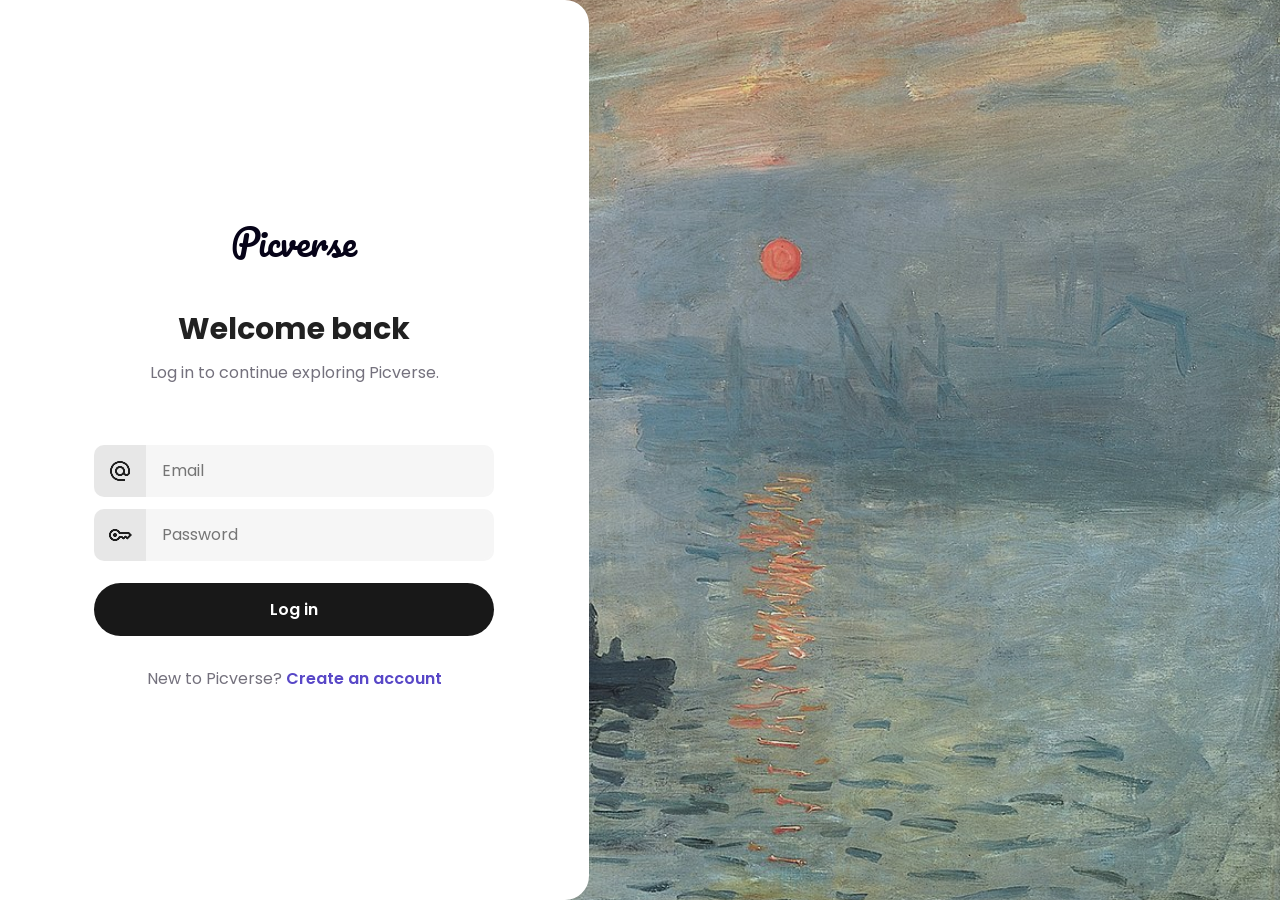
<file: index.html>
<!DOCTYPE html>
<html lang="en">
<head>
    <meta charset="UTF-8">
    <meta
        name="viewport"
        content="width=device-width, initial-scale=1.0">
    <title>Picverse</title>
    <script>
    const session = localStorage.getItem("picverseSession");
    if (session) {
        window.location.replace("html/home.html");
    } else {
        window.location.replace("html/login.html");
    }
</script>
</head>
<body>
    <noscript>
        JavaScript is required to use Picverse.
    </noscript>
</body>
</html>
</file>
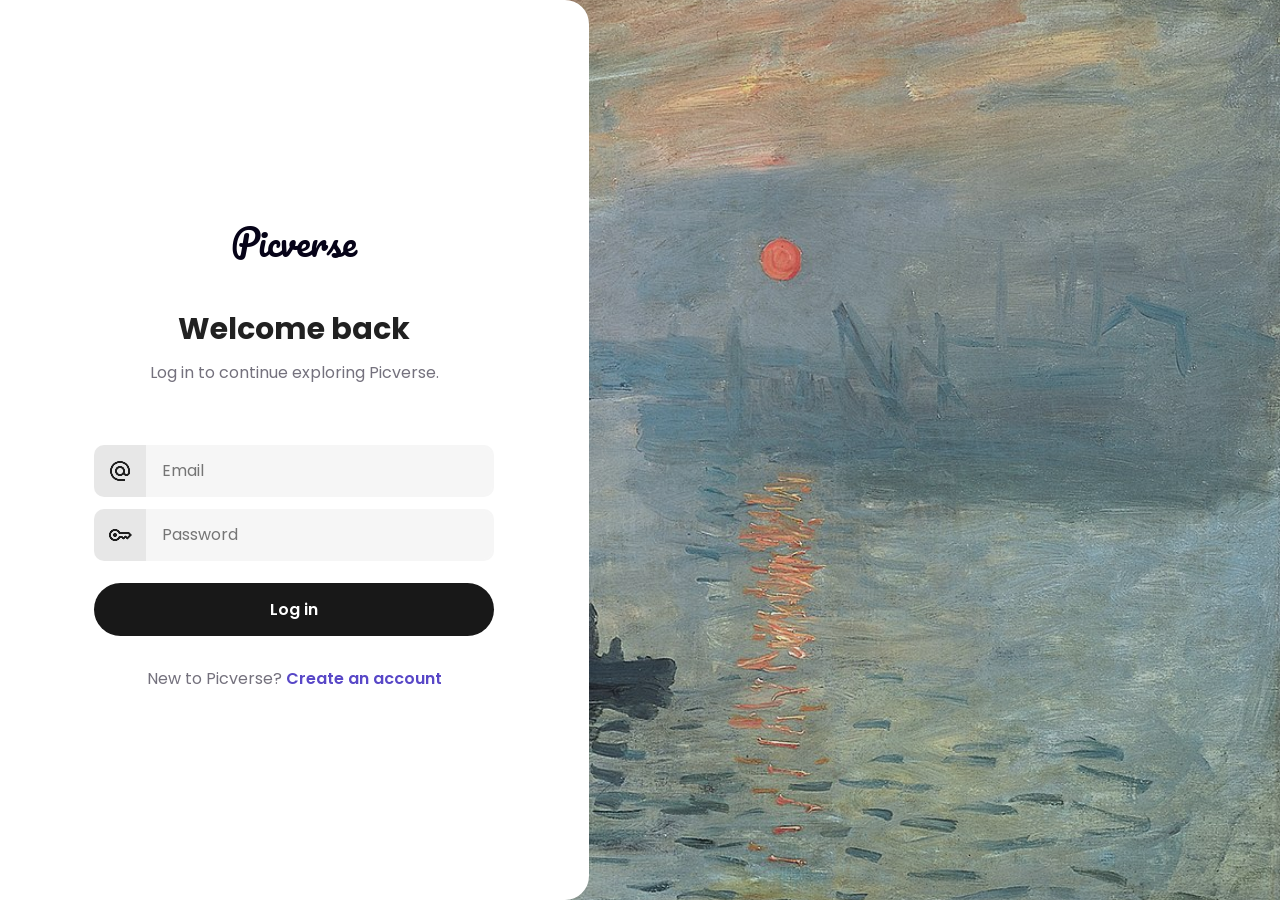
<file: html/about.html>
<!DOCTYPE html>
<html lang="en">
<head>
  <meta charset="UTF-8">
  <meta
    name="viewport"
    content="width=device-width, initial-scale=1.0">
  <title>About | Picverse</title>
  <script src="../js/auth-guard.js"></script>
  <link rel="stylesheet" href="../css/navbar.css">
  <link rel="stylesheet" href="../css/about.css">
</head>

<body>
  <header>
    <nav class="navbar">
    <div class="nav-link">
      <div class="logo">
        <a href="home.html">Picverse</a>
      </div>

      <div class="right-side">
        <ul class="nav-menu sidebar">
          <li onclick="hideSideBar()">
            <a href="#">
              <img src="../assets/images/29.png"
                height="26"
                width="26"
                alt="Close menu">
            </a>
          </li>

          <li><a href="home.html">Home</a></li>
          <li><a href="create.html">Create</a></li>
          <li><a href="community.html">Communities</a></li>
          <li><a class="active" href="about.html">About</a></li>
          <li><a href="gallery.html">Gallery</a></li>
          <li><button
                class="sidebar-logout"
                type="button"
                nclick="logout()">Log out
              </button>
          </li>
        </ul>

        <ul class="nav-menu">
          <li class="hideOnMobile"><a href="home.html">Home</a></li>
          <li class="hideOnMobile"><a href="create.html">Create</a></li>
          <li class="hideOnMobile"><a href="community.html">Communities</a></li>
          <li class="hideOnMobile"><a class="active" href="about.html">About</a></li>
          <li onclick="showSideBar()"><a href="#"><img src="../assets/images/28.png" height="26" width="26" alt="Hamburger-icon"></a></li>
        </ul>

        <div class="auth-buttons">
          <button
            class="logout-button"
            type="button"
            onclick="logout()">Log out
          </button>
        </div>
      </div>
    </div>
    </nav>
  </header>

  <main class="about-container">
    <section class="about-hero">
      <div class="about-hero-content">
        <span class="eyebrow">About Picverse</span>
        <h1>A creative home for artists and art lovers.</h1>
        <p>
          Picverse brings people together to discover artwork,
          exchange ideas, and grow through a shared appreciation
          for visual creativity.
        </p>

        <a class="explore-button" href="gallery.html">
          Explore the gallery
        </a>
      </div>

      <div class="about-hero-image">
        <img
          src="../assets/images/25.jpg"
          alt="Creative artwork displayed on Picverse">
      </div>
    </section>

    <section class="purpose-section">
      <div class="purpose-heading">
        <span class="section-number">01</span>
        <div>
          <span class="section-label">Our purpose</span>
          <h2>Creativity grows when it is shared.</h2>
        </div>
      </div>

      <p>
        Picverse was designed as an accessible digital environment
        where artists can present their work and connect with people
        who appreciate it. The platform combines artwork discovery,
        community conversations, and creative participation in one
        simple experience.
      </p>
    </section>

    <section class="vision-mission">
      <article class="value-card">
        <span class="card-number">01</span>
        <h2>Our Vision</h2>
        <p>
          To create a welcoming digital home where artists and art
          lovers can discover new perspectives, exchange ideas, and
          develop their creative journeys.
        </p>
      </article>

      <article class="value-card mission-card">
        <span class="card-number">02</span>
        <h2>Our Mission</h2>
        <p>
          To provide a positive and intuitive platform where people
          can share artwork, find inspiration, join conversations,
          and build meaningful creative connections.
        </p>
      </article>
    </section>

    <section class="how-it-works">
      <div class="works-heading">
        <span class="eyebrow">How Picverse works</span>
        <h2>Explore, create, and connect.</h2>
      </div>
      <div class="feature-grid">
        <article class="feature-card">
          <span class="feature-number">01</span>
          <h3>Discover artwork</h3>
          <p>
            Browse visual work from different creators and find
            inspiration through the Picverse gallery.
          </p>
          <a href="gallery.html">Visit Gallery →</a>
        </article>
        <article class="feature-card">
          <span class="feature-number">02</span>
          <h3>Share your creation</h3>
          <p>
            Use the creation interface to prepare and present your
            own artwork to the community.
          </p>
          <a href="create.html">Start Creating →</a>
        </article>

        <article class="feature-card">
          <span class="feature-number">03</span>
          <h3>Join the community</h3>
          <p>
            Participate in discussions, discover challenges, and
            connect with other creative people.
          </p>
          <a href="community.html">Meet the Community →</a>
        </article>
      </div>
    </section>
  </main>

  <footer class="site-footer">
    <p>© 2026 Picverse. Created by Amalia Azzahra.</p>
  </footer>
  <script src="../js/navigation.js"></script>
</body>
</html>
</file>
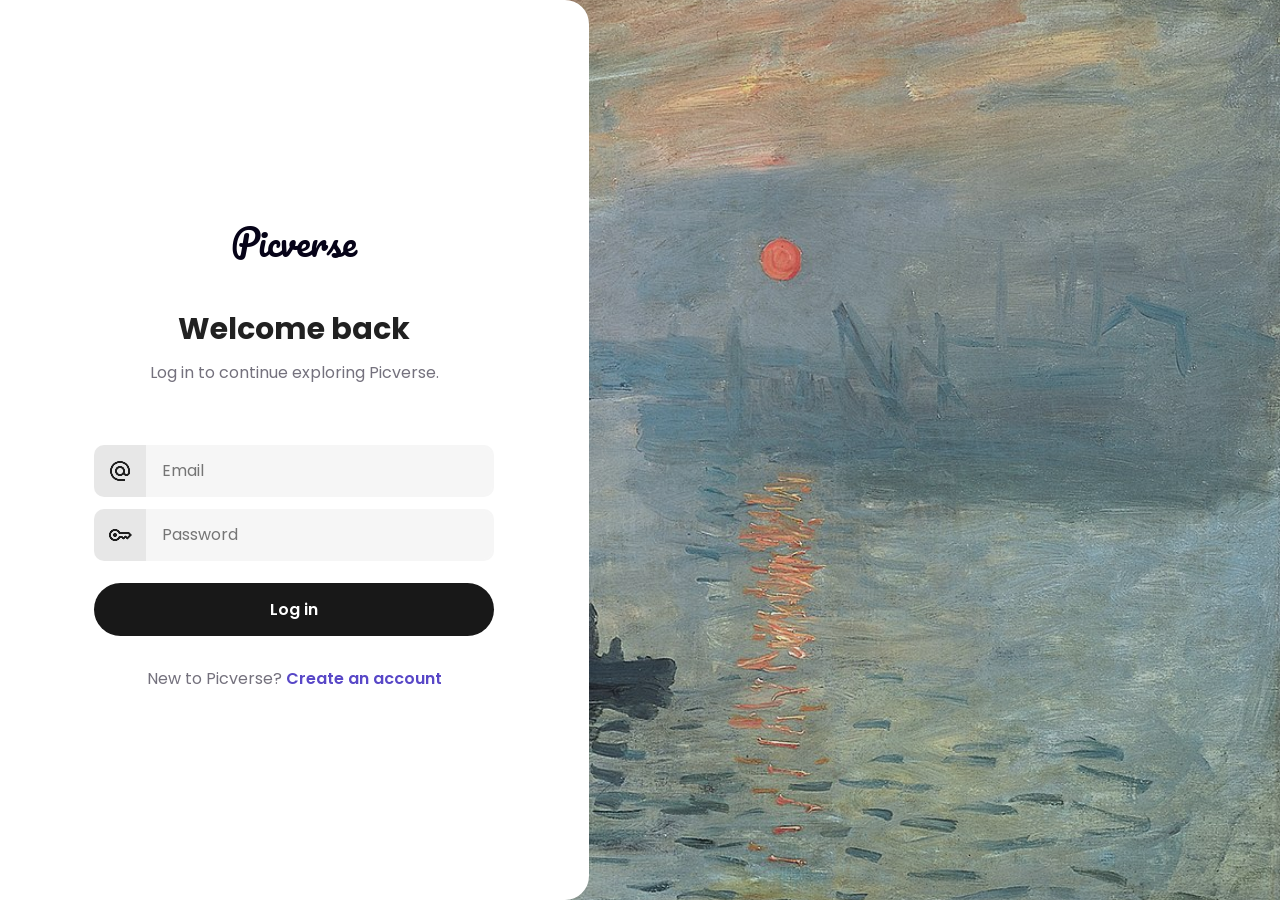
<file: html/community.html>
<!DOCTYPE html>
<html lang="en">
<head>
    <meta charset="UTF-8">
    <meta name="viewport"
      content="width=device-width, initial-scale=1.0"
    >
    <title>Community | Picverse</title>
    <script src="../js/auth-guard.js"></script>
    <link rel="stylesheet" href="../css/navbar.css">
    <link rel="stylesheet" href="../css/community.css">
</head>

<body>
  <header>
    <nav class="navbar">
      <div class="nav-link">
        <div class="logo">
          <a href="home.html">Picverse</a>
        </div>
        <div class="right-side">
          <ul class="nav-menu sidebar">
            <li onclick="hideSideBar()">
              <a href="#">
                <img
                  src="../assets/images/29.png"
                  height="26"
                  width="26"
                  alt="Close menu">
              </a>
            </li>
            <li><a href="home.html">Home</a></li>
            <li><a href="create.html">Create</a></li>
            <li>
              <a class="active" href="community.html">
                Communities
              </a>
            </li>
            <li><a href="about.html">About</a></li>
            <li><a href="gallery.html">Gallery</a></li>
            <li>
              <button
                class="sidebar-logout"
                type="button"
                onclick="logout()">Log out</button>
            </li>
          </ul>
          <ul class="nav-menu">
            <li class="hideOnMobile"><a href="home.html">Home</a></li>
            <li class="hideOnMobile"><a href="create.html">Create</a></li>
            <li class="hideOnMobile">
              <a class="active" href="community.html">Communities</a>
            </li>
            <li class="hideOnMobile">
              <a href="about.html">About</a>
            </li>
            <li onclick="showSideBar()">
              <a href="#"><img src="../assets/images/28.png" height="26" width="26" alt="Hamburger-icon"></a>
            </li>
          </ul>
          <div class="auth-buttons">
            <button
              class="logout-button"
              type="button"
              onclick="logout()">Log out
            </button>
          </div>
        </div>
      </div>
    </nav>
  </header>

  <main class="community-container">
    <section class="community-hero">
      <div class="hero-content">
        <span class="eyebrow">Picverse Community</span>
        <h1>Connect through creativity.</h1>
        <p>
          Discover conversations, creative challenges, and people
          who share your interest in photography and digital art.
        </p>
        <a class="hero-button" href="create.html">
          Share your creation
        </a>
      </div>
    </section>

    <section class="community-stats">
      <article class="stat-card">
        <strong>2.4K</strong>
        <span>Community members</span>
      </article>
      <article class="stat-card">
        <strong>186</strong>
        <span>Active discussions</span>
      </article>
      <article class="stat-card">
        <strong>42</strong>
        <span>Creative challenges</span>
      </article>
    </section>

    <div class="community-grid">
      <section class="discussion-panel">
        <div class="section-heading">
          <div>
            <span class="section-label">Popular today</span>
            <h2>Active Forum Discussions</h2>
          </div>
          <a href="#">View all</a>
        </div>

        <div class="discussion-list">
          <article class="forum-post">
            <span class="post-category">Photography</span>
            <h3>How can I improve my night photography?</h3>
            <p>
              Share your experience with low-light settings,
              composition, and long exposure.
            </p>

            <div class="post-meta">
              <span>by @nightwalker</span>
              <span>12 replies</span>
              <time datetime="2025-06-03">
                June 3, 2025
              </time>
            </div>
          </article>

          <article class="forum-post">
            <span class="post-category">Photography gear</span>
            <h3>Best cameras under $1,000 in 2025</h3>
            <p>
              Compare practical camera options for beginners,
              students, and independent creators.
            </p>

            <div class="post-meta">
              <span>by @gearhead</span>
              <span>18 replies</span>
                <time datetime="2025-06-02">
                  June 2, 2025
                </time>
            </div>
          </article>

          <article class="forum-post featured-post">
            <span class="post-category">Community challenge</span>
            <h3>Picverse Contest: Submit your wildlife shots</h3>
            <p>
              Submit your favorite wildlife photographs and
              exchange feedback with the community.
            </p>

            <div class="post-meta">
              <span>by @admin</span>
              <span>34 replies</span>
              <time datetime="2025-06-01">
                June 1, 2025
              </time>
            </div>
          </article>

          <article class="forum-post">
            <span class="post-category">Editing</span>
            <h3>Tips for editing natural-looking portraits</h3>
            <p>
              Discuss color, lighting, and retouching techniques
              that preserve a natural result.
            </p>

            <div class="post-meta">
              <span>by @editorial</span>
              <span>9 replies</span>
              <time datetime="2025-05-31">
                May 31, 2025
              </time>
            </div>
          </article>
        </div>
      </section>

      <aside class="community-side-content">
        <section class="activity-panel">
          <div class="section-heading">
            <div>
              <span class="section-label">Live updates</span>
              <h2>Recent Activities</h2>
            </div>
          </div>

          <ul class="activity-list">
            <li>
              <span class="activity-symbol">✦</span>
              <p><strong>@lucy</strong> started “Best Drone Cameras 2025.”</p>
            </li>

            <li>
              <span class="activity-symbol">✦</span>
              <p>
                <strong>@mario</strong> followed
                <strong>@travel_shooter</strong>.
              </p>
            </li>

            <li>
              <span class="activity-symbol">✦</span>
              <p>
                <strong>@alina</strong> commented on “Street Photography Tricks.”
              </p>
            </li>

            <li>
              <span class="activity-symbol">✦</span>
              <p>
                <strong>@kevin</strong> created “Monochrome Challenge Week.”
              </p>
            </li>
          </ul>
        </section>

        <section class="users-panel">
          <div class="section-heading">
            <div>
              <span class="section-label">Online now</span>
              <h2>Active Users</h2>
            </div>
          </div>

          <div class="user-list">
            <article class="user-profile">
              <img src="../assets/images/14.jpg" alt="Profile of nightwalker">
              <div class="info">
                <strong>@nightwalker</strong>
                <small>Exploring the dark with light</small>
              </div>

              <span
                class="online-indicator"
                aria-label="Online">
              </span>
            </article>

            <article class="user-profile">
              <img
                src="../assets/images/27.png"
                alt="Profile of lucy"
              >

              <div class="info">
                <strong>@lucy</strong>
                <small>Drone lover and explorer</small>
              </div>

              <span
                class="online-indicator"
                aria-label="Online">
              </span>
            </article>

            <article class="user-profile">
              <img src="../assets/images/33.jpg" alt="Profile of travel shooter">

              <div class="info">
                <strong>@travel_shooter</strong>
                <small>Wandering with lenses</small>
              </div>

              <span
                class="online-indicator"
                aria-label="Online">
              </span>
            </article>

            <article class="user-profile">
              <img src="../assets/images/8.webp" alt="Profile of alina">

              <div class="info">
                <strong>@alina</strong>
                <small>Street stories through frames</small>
              </div>

              <span
                class="online-indicator"
                aria-label="Online">
              </span>
            </article>

            <article class="user-profile">
              <img src="../assets/images/23.jpg" alt="Profile of kevin">
              <div class="info">
                <strong>@kevin</strong>
                <small>Monochrome enthusiast</small>
              </div>

              <span
                class="online-indicator"
                aria-label="Online">
              </span>
            </article>
          </div>
        </section>
      </aside>
    </div>
  </main>

  <footer class="site-footer">
    <p>© 2026 Picverse. Created by Amalia Azzahra.</p>
  </footer>
  <script src="../js/navigation.js"></script>
</body>
</html>
</file>
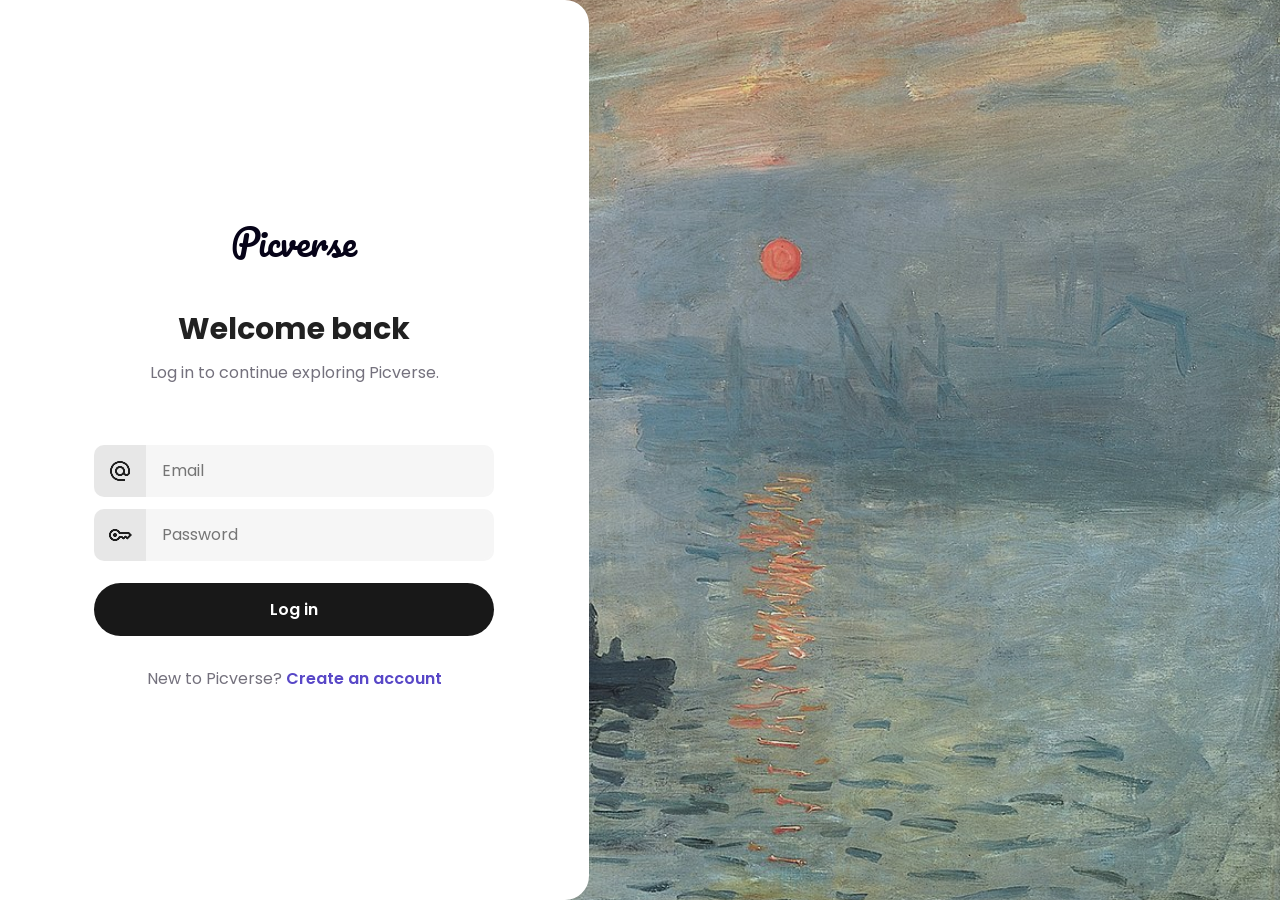
<file: html/create.html>
<!DOCTYPE html>
<html lang="en">
<head>
  <meta charset="UTF-8">
  <meta name="viewport" content="width=device-width, initial-scale=1.0">
  <title>Create</title>
  <link rel="stylesheet" href="../css/navbar.css">
  <link rel="stylesheet" href="../css/create.css">
  <script src="../js/auth-guard.js"></script>
  <script src="../js/create.js"></script>
<script src="../js/navigation.js"></script>
</head>
<body>
  <header>
    <nav class="navbar">
      <div class="nav-link">
        <div class="logo"><a href="home.html">Picverse</a></div>
          <div class="right-side">
            <ul class="nav-menu sidebar">
              <li onclick="hideSideBar()"><a href="#"><img src="../assets/images/29.png" height="26" width="26" alt="Close icon"></a></li>
              <li><a href="home.html">Home</a></li>
              <li><a class="active" href="create.html">Create</a></li>
              <li><a href="community.html">Communities</a></li>
              <li><a href="about.html">About</a></li>
              <li><a href="gallery.html">Gallery</a></li>
              <li><button class="sidebar-logout" type="button"
                  onclick="logout()">Log out</button>
              </li>
              <li class="menu-button" onclick="showSideBar()"></li>
            </ul>
            <ul class="nav-menu">
              <li class="hideOnMobile"><a href="home.html">Home</a></li>
              <li class="hideOnMobile"><a class="active" href="create.html">Create</a></li>
              <li class="hideOnMobile"><a href="community.html">Communities</a></li>
              <li class="hideOnMobile"><a href="about.html">About</a></li>
              <li onclick="showSideBar()"><a href="#"><img src="../assets/images/28.png" height="26" width="26" alt="Hamburger-icon"></a></li>
            </ul>
            <div class="auth-buttons">
              <button
                  class="logout-button desktop-logout"
                  type="button"
                  data-logout>Log out
                </button>
            </div>
          </div>
      </div>
    </nav>
  </header>
  <div class="upload-container">
    <div class="form-wrapper">
      <h1>Create Artwork</h1>

      <form id="upload-form" method="GET">
        <div class="input-group">
          <div class="upload" onclick="document.getElementById('file').click()">
            <img src="../assets/images/26.png" alt="Upload icon">
            <input type="file" class="file-input" id="file" name="filename" hidden accept="image/*">
            <h3>Select a file</h3>
          </div>
          <span class="error" id="file-error"></span>
        </div>

        <div class="input-group">
          <label>Email</label>
          <input type="email" id="email" name="email" placeholder="Enter your email">
          <span class="error" id="email-error"></span>
        </div>

        <div class="input-group">
          <label>Title</label>
          <input type="text" id="title" name="title" placeholder="Add title">
          <span class="error" id="title-error"></span>
        </div>

        <div class="input-group">
          <label>Description</label>
          <input type="text" id="description" name="description" placeholder="Add description">
          <span class="error" id="description-error"></span>
        </div>

        <div class="input-group">
          <label>Tags</label>
          <input type="text" id="tags" name="tags" placeholder="Add tags">
          <span class="error" id="tags-error"></span>
        </div>

        <div class="ai-details">
          <input type="radio" name="ai" id="dot-1">
          <input type="radio" name="ai" id="dot-2">
          <span class="ai-title">Is this art produced by AI?</span>
          <div class="category">
            <label for="dot-1">
              <span class="dot one"></span>
              <span class="opt">Yes (Fully/partly created by AI)</span>
            </label>
            <label for="dot-2">
              <span class="dot two"></span>
              <span class="opt">No</span>
            </label>
          </div>
          <span class="error" id="ai-error"></span>
        </div>

        <div class="button-group">
          <button type="reset" class="btn reset-btn" onclick="resetForm()">Reset</button>
          <button type="button" class="btn submit-btn" onclick="submitRegister()">Publish</button>
        </div>
      </form>
    </div>
  </div>
  <script src="../js/create.js"></script>
</body>
</html>
</file>
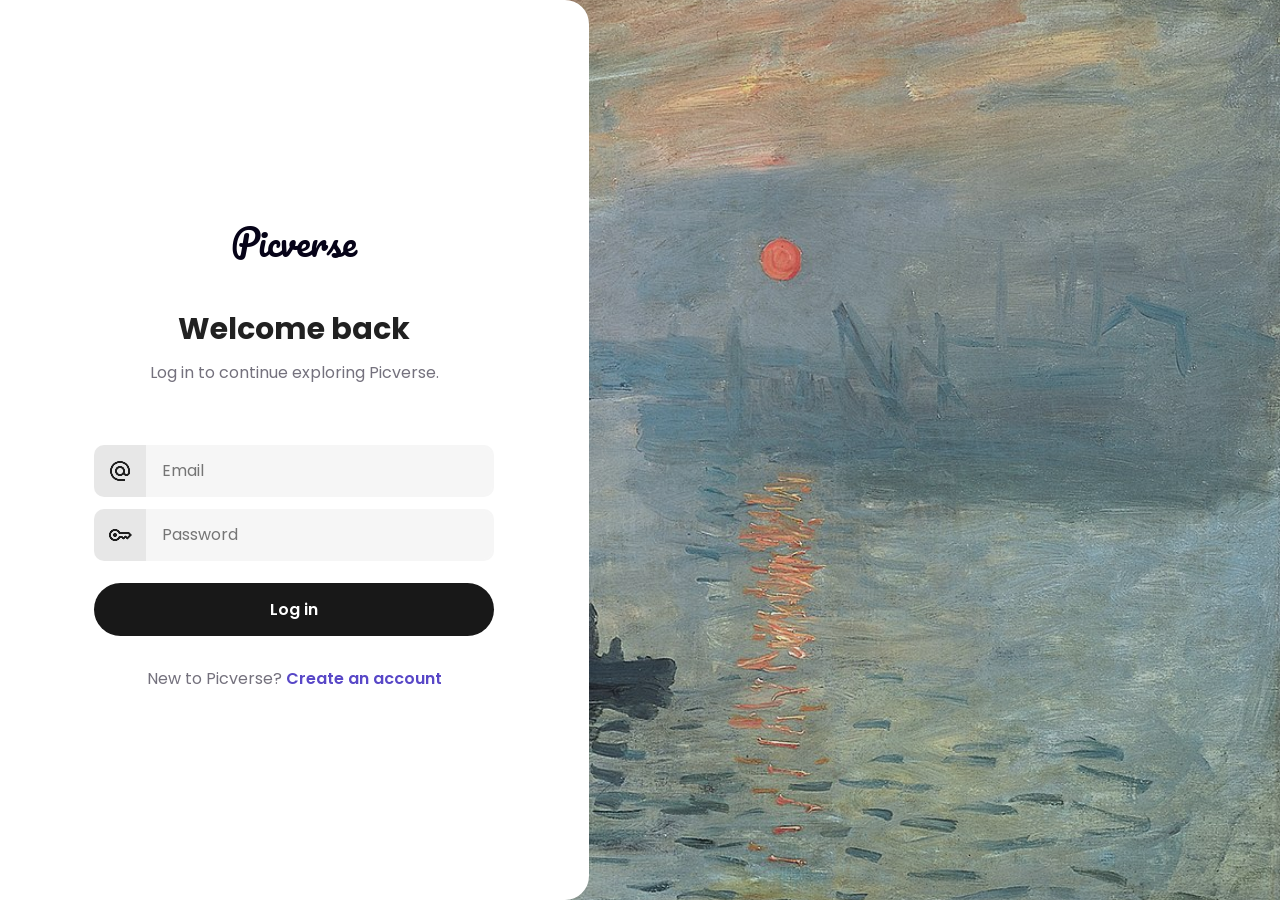
<file: html/gallery.html>
<!DOCTYPE html>
<html lang="en">
<head>
  <meta charset="UTF-8">
  <meta name="viewport" content="width=device-width, initial-scale=1.0">
  <title>Gallery</title>
  <link rel="stylesheet" href="../css/navbar.css">
  <link rel="stylesheet" href="../css/gallery.css">
  <script src="../js/auth-guard.js"></script>
  <script src="../js/gallery.js"></script>
  <script src="../js/navigation.js"></script>
</head>
<body>
  <header>
    <nav class="navbar">
      <div class="nav-link">
        <div class="logo"><a href="home.html">Picverse</a></div>
          <div class="right-side">
            <ul class="nav-menu sidebar">
              <li onclick="hideSideBar()"><a href="#"><img src="../assets/images/29.png" height="26" width="26" alt="Close icon"></a></li>
              <li><a href="home.html">Home</a></li>
              <li><a href="create.html">Create</a></li>
              <li><a href="community.html">Communities</a></li>
              <li><a href="about.html">About</a></li>
              <li><a class="active" href="gallery.html">Gallery</a></li>
              <li><button class="sidebar-logout" type="button"
                  onclick="logout()">Log out</button>
              </li>
              <li class="menu-button" onclick="showSideBar()"></li>
            </ul>
            <ul class="nav-menu">
              <li class="hideOnMobile"><a href="home.html">Home</a></li>
              <li class="hideOnMobile"><a href="create.html">Create</a></li>
              <li class="hideOnMobile"><a href="community.html">Communities</a></li>
              <li class="hideOnMobile"><a href="about.html">About</a></li>
              <li onclick="showSideBar()"><a href="#"><img src="../assets/images/28.png" height="26" width="26" alt="Hamburger-icon"></a></li>
            </ul>
            <div class="auth-buttons">
              <button
                  class="logout-button desktop-logout"
                  type="button"
                  data-logout>Log out
                </button>
            </div>
          </div>
      </div>
    </nav>
  </header>
  <div class="gallery">
    <h1>Gallery</h1>
    <input type="radio" name="Gallery" id="check1" checked>
    <input type="radio" name="Gallery" id="check2">
    <input type="radio" name="Gallery" id="check3">
    <input type="radio" name="Gallery" id="check4">

    <label for="check1">All</label>
    <label for="check2">Disney</label>
    <label for="check3">Sketch</label>
    <label for="check4">Cartoon</label>

    <div class="img-container">
      <div class="image disney">
        <img src="../assets/images/10.webp" alt="High School Musical Season 3">
        <div class="img-text">
          <p>High School Musical #03 | Enisaurus</p>
        </div>
      </div>
      <div class="image disney">
        <img src="../assets/images/11.webp" alt="Disneyland Corgi">
        <div class="img-text">
          <p>Disneyland Corgi | Jerrod Maruyama</p>
        </div>
      </div>
      <div class="image disney">
        <img src="../assets/images/12.webp" alt="Encanto Movie">
        <div class="img-text">
          <p>Encanto | Amy Hood</p>
        </div>
      </div>
      <div class="image disney">
        <img src="../assets/images/13.webp" alt="Elemental">
        <div class="img-text">
          <p>Elemental | Rian Rahardi</p>
        </div>
      </div>
      <div class="image disney">
        <img src="../assets/images/14.jpg" alt="Rapunzel">
        <div class="img-text">
          <p>Rapunzel | David Gilson</p>
        </div>
      </div>

      <div class="image sketch">
        <img src="../assets/images/16.jpg" alt="Tomato">
        <div class="img-text">
          <p>Tomatoes | Sapir Alifia</p>
        </div>
      </div>
      <div class="image sketch">
        <img src="../assets/images/15.webp" alt="Supermarket">
        <div class="img-text">
          <p>Supermarket | Alyona</p>
        </div>
      </div>
      <div class="image sketch">
        <img src="../assets/images/17.jpg" alt="Spiderman">
        <div class="img-text">
          <p>Spiderman | Christina Hernandez</p>
        </div>
      </div>
      <div class="image sketch">
        <img src="../assets/images/18.jpg" alt="Rio Birds">
        <div class="img-text">
          <p>Rio Birds | Millaa</p>
        </div>
      </div>
      <div class="image sketch">
        <img src="../assets/images/19.jpg" alt="Rae">
        <div class="img-text">
          <p>Formula One | Rae</p>
        </div>
      </div>

      <div class="image cartoon">
        <img src="../assets/images/20.jpg" alt="Scooby Doo">
        <div class="img-text">
          <p>Scooby Doo | C.W. Roederer</p>
        </div>
      </div>
      <div class="image cartoon">
        <img src="../assets/images/22.jpg" alt="Girl">
        <div class="img-text">
          <p>Girl | Mossedmars</p>
        </div>
      </div>
      <div class="image cartoon">
        <img src="../assets/images/21.jpg" alt="Turtle">
        <div class="img-text">
          <p>Turtle | Ernestina J.McNulty</p>
        </div>
      </div>
      <div class="image cartoon">
        <img src="../assets/images/23.jpg" alt="Crocodile">
        <div class="img-text">
          <p>Crocodile | Anhanh</p>
        </div>
      </div>
      <div class="image cartoon">
        <img src="../assets/images/24.jpg" alt="Hello Kitty">
        <div class="img-text">
          <p>Hello Kitty | Starsxxlullabies</p>
        </div>
      </div>
    </div>
    <div class="popup">
      <span>&times;</span>
      <img src="../assets/images/10.webp" alt="High School Musical Season 3">
    </div>
  </div>
  <footer class="site-footer">
    <p>© 2026 Picverse. Created by Amalia Azzahra.</p>
  </footer>
  <script src="../js/gallery.js"></script>
</body>
</html>
</file>
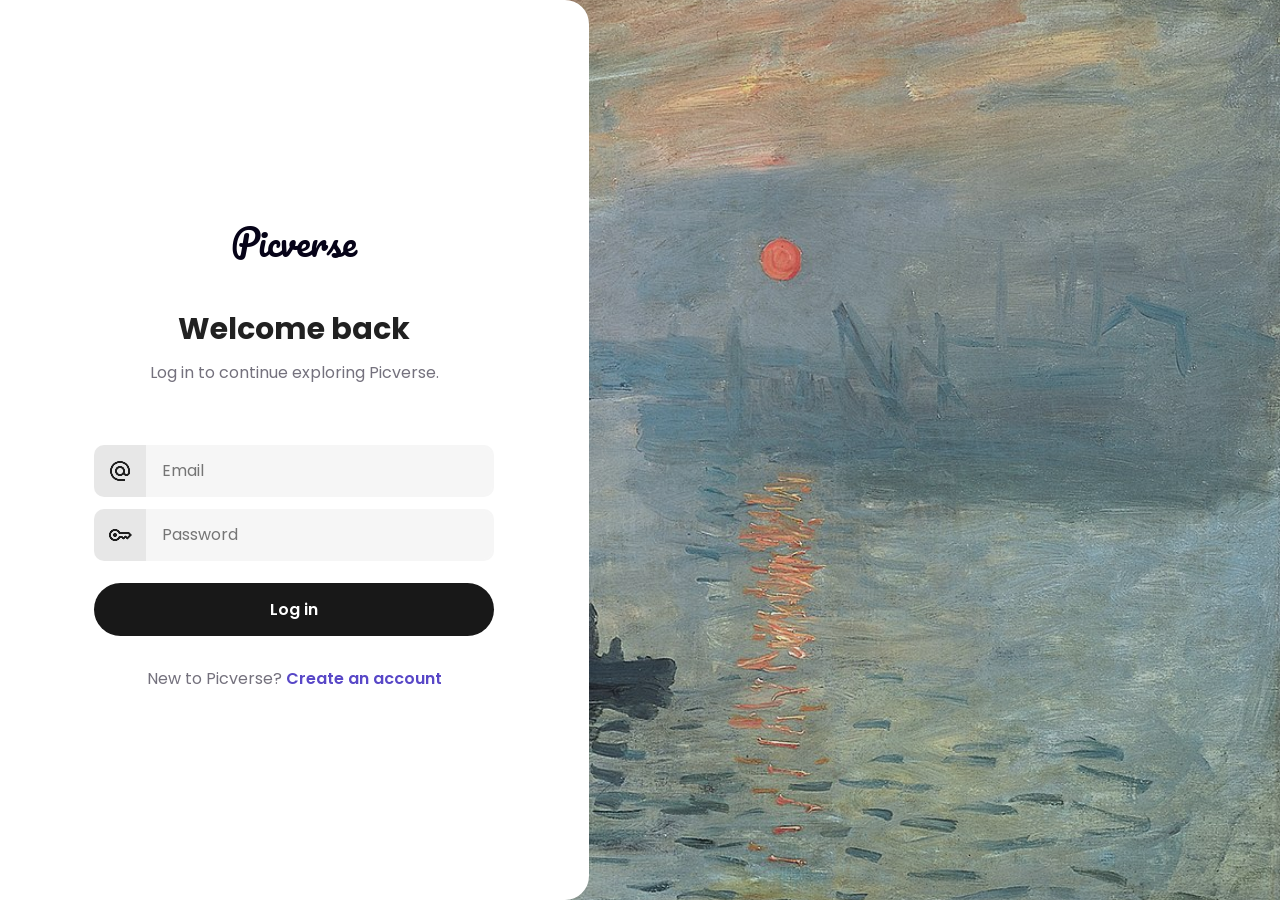
<file: html/home.html>
<!DOCTYPE html>
<html lang="en">
<head>
  <meta charset="UTF-8">
  <meta name="viewport" content="width=device-width, initial-scale=1.0">
  <title>Picverse</title>
  <link rel="stylesheet" href="../css/navbar.css">
  <link rel="stylesheet" href="../css/style.css">
  <script src="../js/auth-guard.js"></script>
  <script src="../js/main.js"></script>
  <script src="../js/navigation.js"></script>
</head>
<body>
  <header>
    <nav class="navbar">
      <div class="nav-link">
        <div class="logo"><a href="home.html">Picverse</a></div>
          <div class="right-side">
            <ul class="nav-menu sidebar">
              <li onclick="hideSideBar()"><a href="#"><img src="../assets/images/29.png" height="26" width="26" alt="Close icon"></a></li>
              <li><a class="active" href="home.html">Home</a></li>
              <li><a href="create.html">Create</a></li>
              <li><a href="community.html">Communities</a></li>
              <li><a href="about.html">About</a></li>
              <li><a href="gallery.html">Gallery</a></li>
              <li><button class="sidebar-logout" type="button"
                  onclick="logout()">Log out</button>
              </li>
              <li class="menu-button" onclick="showSideBar()"></li>
            </ul>
            <ul class="nav-menu">
              <li class="hideOnMobile"><a class="active" href="home.html">Home</a></li>
              <li class="hideOnMobile"><a href="create.html">Create</a></li>
              <li class="hideOnMobile"><a href="community.html">Communities</a></li>
              <li class="hideOnMobile"><a href="about.html">About</a></li>
              <li onclick="showSideBar()"><a href="#"><img src="../assets/images/28.png" height="26" width="26" alt="Hamburger-icon"></a></li>
            </ul>
            <div class="auth-buttons">
              <button
                  class="logout-button desktop-logout"
                  type="button"
                  data-logout>Log out
                </button>
            </div>
          </div>
      </div>
    </nav>
  </header>
  <section class="home">
    <div class="description">
      <h1>CONNECT. EXPLORE. CREATE</h1>
        <a href="gallery.html" class="explore-button">Explore Gallery</a>
    </div>
    <div class="slideshow-container">
      <div class="slider-wrapper">
        <div class="slider" id="slider">
          <div class="slide">
            <img id="slide-1" src="../assets/images/1.jpg" alt="La Grenouillere by Claude Monet">
            <h3 class="caption">La Grenouillere | Claude Monet</h3>
          </div>
          <div class="slide">
            <img id="slide-2" src="../assets/images/2.jpg" alt="Starry Night by Van Gogh">
            <h3 class="caption">Starry Night | Van Gogh</h3>
          </div>
          <div class="slide">
            <img id="slide-3" src="../assets/images/3.jpg" alt="In Tiers by Hego">
            <h3 class="caption">In Tiers | Hego</h3>
          </div>
        </div>
        <div class="slider-nav">
          <a href="#slide-1"></a>
          <a href="#slide-2"></a>
          <a href="#slide-3"></a>
        </div>
      </div>
    </div>
    <div class="content">
      <h2 class="subheading">Discover artists and artworks you'll love</h2>
      <div class="trending">
        <h3>Trending searches</h3>
          <ul class="tags">
            <li><a href="gallery.html">Web design</a></li>
            <li><a href="gallery.html">Automotive</a></li>
            <li><a href="gallery.html">Fantasy</a></li>
            <li><a href="gallery.html">Ocean</a></li>
            <li><a href="gallery.html">Comic art</a></li>
            <li><a href="gallery.html">Abstract</a></li>
          </ul>
      </div>
      <div class="featured-art">
        <h3>Featured Artworks</h3>
        <div class="main-content">
          
          <div class="featured-item">
            <img src="../assets/images/5.webp" class="img" alt="Flower Caroline - Featured Artworks">
            <div class="credit">
              <p>Le Jardin | Caroline Ashwood</p>
              <div class="likes">
                <span><img src="../assets/images/4.png" alt="Love Icon"></span>
                <span>20k</span>
              </div>
            </div>
          </div>
          <div class="featured-item">
            <img src="../assets/images/6.webp" class="img" alt="Keep it chill - Featured Artworks">
            <div class="credit">
              <p>Keep it Chill | Jesse Bowser</p>
              <div class="likes">
                <span><img src="../assets/images/4.png" alt="Love Icon"></span>
                <span>5k</span>
              </div>
            </div>
          </div>
          <div class="featured-item">
            <img src="../assets/images/7.jpg" class="img" alt="Sunflowers - Featured Artworks">
            <div class="credit">
              <p>Sunflowers | Vincent Van Gogh</p>
              <div class="likes">
                <span><img src="../assets/images/4.png" alt="Love Icon"></span>
                <span>13k</span>
              </div>
            </div>
          </div>
          <div class="featured-item">
            <img src="../assets/images/8.webp" class="img" alt="Dog Eating Ramen - Featured Artworks">
            <div class="credit">
              <p>Dog Eating Ramen | John Poh</p>
              <div class="likes">
                <span><img src="../assets/images/4.png" alt="Love Icon"></span>
                <span>23k</span>
              </div>
            </div>
          </div>
          <div class="featured-item">
            <img src="../assets/images/9.webp" class="img" alt="Waterloo Bridge - Featured Artworks">
            <div class="credit">
              <p>Waterloo Bridge | Claude Monet</p>
              <div class="likes">
                <span><img src="../assets/images/4.png" alt="Love Icon"></span>
                <span>50k</span>
              </div>
            </div>
          </div>
        </div>
      </div>
    </div>
  </section>
  <footer class="site-footer">
    <p>© 2026 Picverse. Created by Amalia Azzahra.</p>
  </footer>
  <script src="../js/main.js"></script>
</body>
</html>
</file>
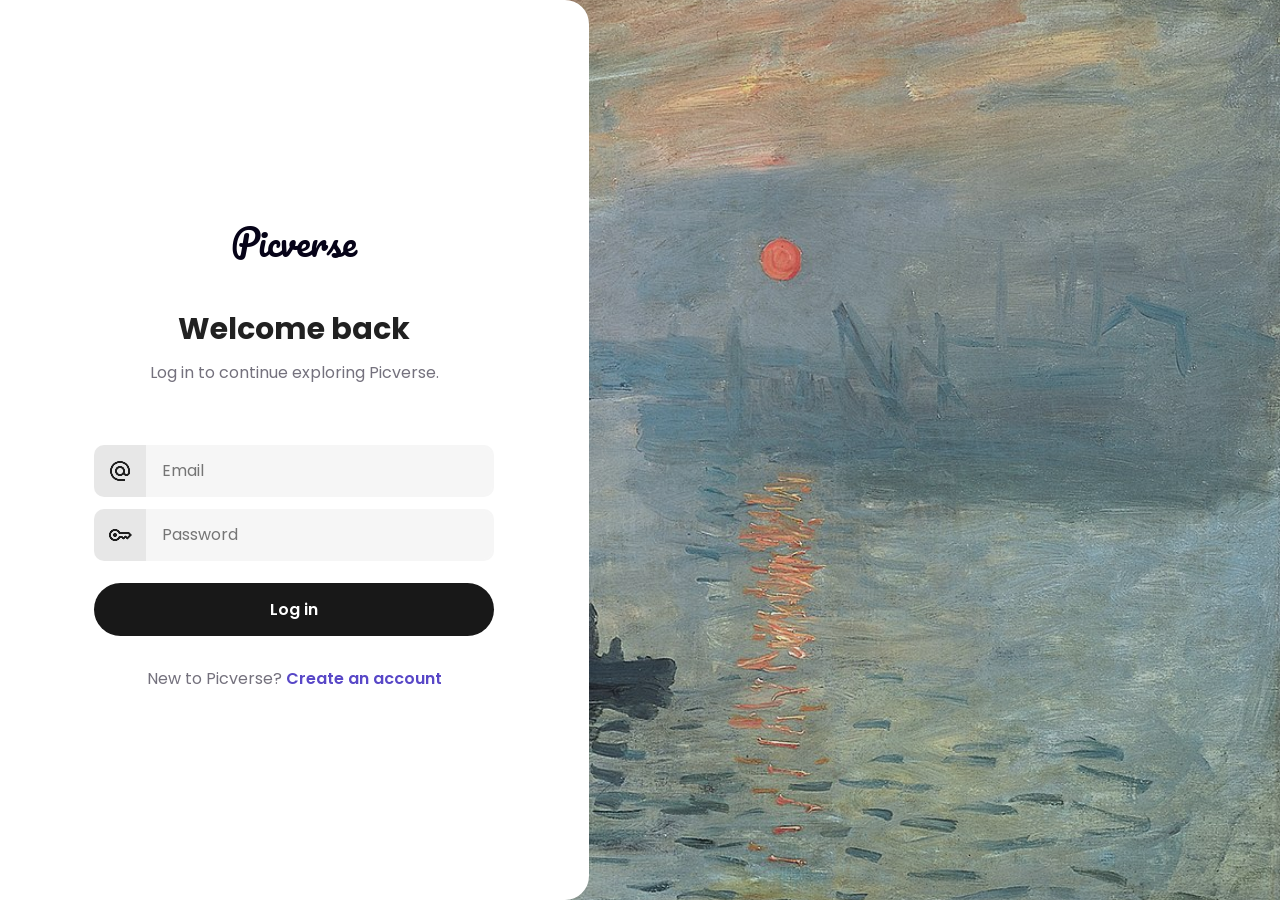
<file: html/login.html>
<!DOCTYPE html>
<html lang="en">
<head>
    <meta charset="UTF-8">
    <meta
        name="viewport"
        content="width=device-width, initial-scale=1.0">
    <title>Log In | Picverse</title>
    <link rel="stylesheet" href="../css/signin.css">
</head>

<body>
  <main class="wrapper">
    <a class="auth-logo" href="index.html">Picverse</a>
    <div class="auth-heading">
      <h1>Welcome back</h1>
      <p>Log in to continue exploring Picverse.</p>
    </div>
    <p id="error-message" role="alert"></p>
    <form id="form" novalidate>
      <div class="input-group">
        <label for="email-input">
          <img
            src="../assets/images/34.png"
            width="24"
            height="24"
            alt="">
        </label>
        <input
          type="email"
          name="email"
          id="email-input"
          placeholder="Email"
          autocomplete="email"
          required>
      </div>
      <div class="input-group">
        <label for="password-input">
          <img
            src="../assets/images/31.png"
            width="24"
            height="24"
          alt="">
        </label>
        <input
          type="password"
          name="password"
          id="password-input"
          placeholder="Password"
          autocomplete="current-password"
          required>
      </div>
      <button type="submit">Log in</button>
    </form>
    <p class="auth-switch">
      New to Picverse?
      <a href="signin.html">Create an account</a>
    </p>
  </main>
  <script src="../js/signin.js"></script>
</body>
</html>
</file>
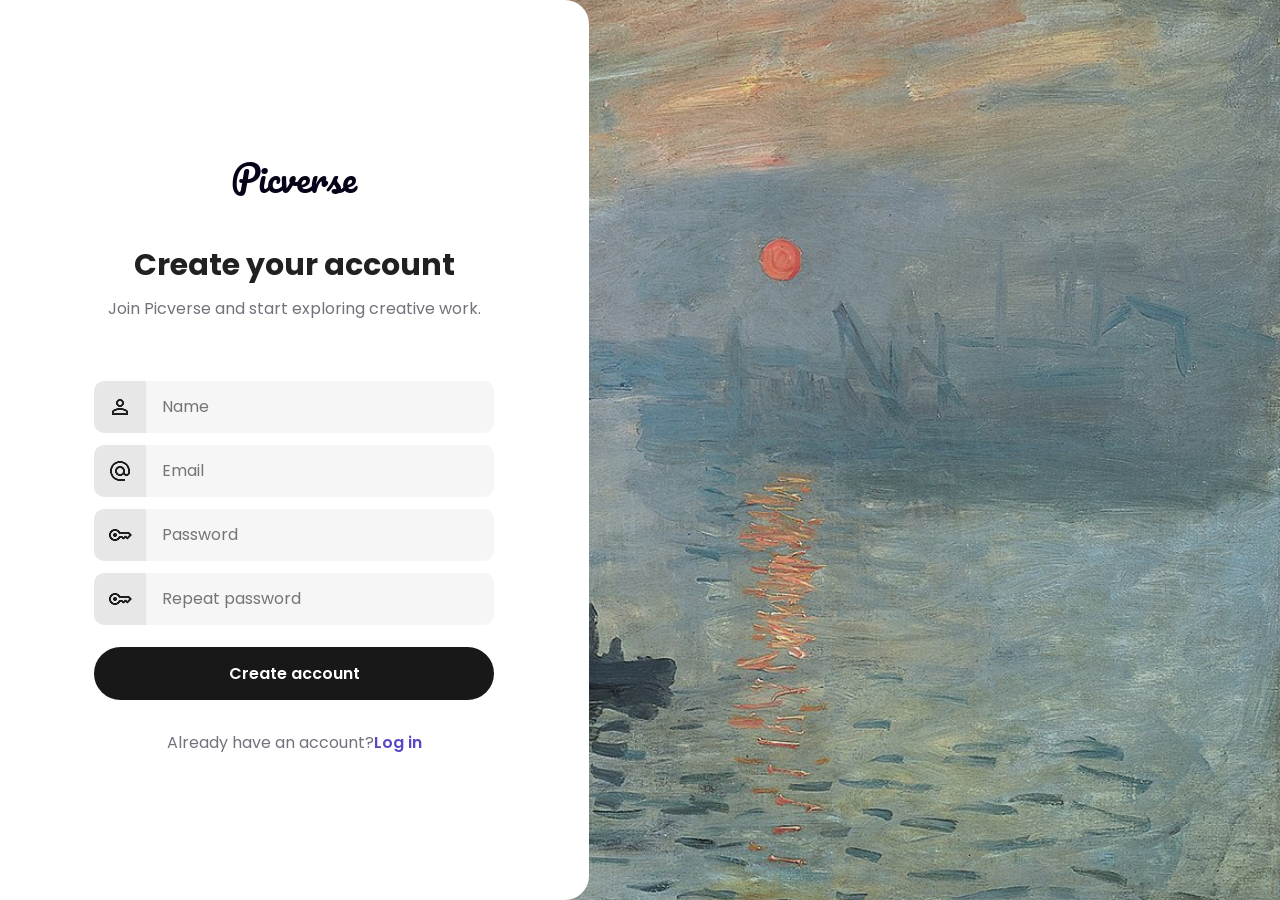
<file: html/signin.html>
<!DOCTYPE html>
<html lang="en">
<head>
  <meta charset="UTF-8">
  <meta name="viewport" content="width=device-width, initial-scale=1.0">
  <title>Create Account | Picverse</title>
  <link rel="stylesheet" href="../css/signin.css">
</head>

<body>
  <main class="wrapper">
    <a class="auth-logo" href="index.html">Picverse</a>
    <div class="auth-heading">
      <h1>Create your account</h1>
      <p>Join Picverse and start exploring creative work.</p>
    </div>
    <p id="error-message" role="alert"></p>
    <form id="form" novalidate>
      <div class="input-group">
        <label for="firstname-input">
          <img src="../assets/images/32.png" 
          width="24" height="24" alt="">
        </label>

        <input
          type="text"
          name="firstname"
          id="firstname-input"
          placeholder="Name"
          autocomplete="name"
          required>
        </div>
      <div class="input-group">
        <label for="email-input">
          <img
            src="../assets/images/34.png"
            width="24"
            height="24"
            alt="">
        </label>
        <input
          type="email"
          name="email"
          id="email-input"
          placeholder="Email"
          autocomplete="email"
          required>
        </div>
      <div class="input-group">
        <label for="password-input">
          <img
            src="../assets/images/31.png"
            width="24"
            height="24"
            alt="">
        </label>
        <input
          type="password"
          name="password"
          id="password-input"
          placeholder="Password"
          autocomplete="new-password"
          minlength="8"
          required>
      </div>
      <div class="input-group">
        <label for="repeat-password-input">
          <img
            src="../assets/images/31.png"
            width="24"
            height="24"
            alt="">
        </label>
        <input
          type="password"
          name="repeat-password"
          id="repeat-password-input"
          placeholder="Repeat password"
          autocomplete="new-password"
          minlength="8"
          required>
      </div>
      <button type="submit">Create account</button>
    </form>
    <p class="auth-switch">
      Already have an account?<a href="login.html">Log in</a>
    </p>
  </main>
  <script src="../js/signin.js"></script>
</body>
</html>
</file>
<file: css/navbar.css>
@import url("https://fonts.googleapis.com/css2?family=Montserrat:wght@500;600&family=Mulish:wght@400;500;600;700&family=Pacifico&display=swap");

* {
    box-sizing: border-box;
    margin: 0;
    padding: 0;
    text-decoration: none;
}

.navbar {
    position: fixed;
    top: 0;
    left: 0;
    z-index: 1000;

    width: 100%;
    padding-right: 15px;
    padding-left: 15px;

    font-family: "Montserrat", sans-serif;
    background-color: white;
    box-shadow: 3px 3px 5px rgba(0, 0, 0, 0.1);
}

.nav-link {
    display: flex;
    min-height: 65px;
    align-items: center;
    justify-content: space-between;
}

.logo a {
    color: #060318;
    font-family: "Pacifico", cursive;
    font-size: 35px;
    font-weight: 500;
}

.right-side {
    display: flex;
    align-items: center;
    gap: 20px;
}

.nav-menu {
    display: flex;
    align-items: center;
    gap: 25px;
    list-style: none;
}

.nav-menu li a {
    color: #2f2f2f;
    font-size: 16px;
    font-weight: 500;
}

.nav-menu li a:hover,
.nav-menu li a.active {
    color: #181818;
    text-decoration: underline;
    text-underline-offset: 5px;
}

.menu-button {
    display: none;
}

.auth-buttons .logout-button {
    width: 90px;
    margin-left: 10px;
    padding: 10px;

    color: white;
    font-family: "Montserrat", sans-serif;
    font-size: 13px;
    font-weight: 600;

    background-color: #060318;
    border: none;
    border-radius: 10px;
    cursor: pointer;
}

.auth-buttons .logout-button:hover {
    opacity: 0.7;
    transition: 0.15s;
}

.sidebar {
    position: fixed;
    top: 0;
    right: 0;
    z-index: 1100;

    display: none;
    width: min(250px, 85vw);
    height: 100vh;
    padding: 15px;

    flex-direction: column;
    align-items: flex-start;
    justify-content: flex-start;

    background-color: rgba(255, 255, 255, 0.95);
    box-shadow: -10px 0 20px rgba(0, 0, 0, 0.12);
    backdrop-filter: blur(10px);
}

.sidebar.open {
    display: flex;
}

.sidebar li {
    width: 100%;
}

.sidebar li:first-child {
    display: flex;
    justify-content: flex-end;
}

.sidebar a {
    display: block;
    width: 100%;
    padding: 12px 6px;
}

.sidebar-logout {
    width: 100%;
    margin-top: 10px;
    padding: 12px;

    color: white;
    font-family: "Montserrat", sans-serif;
    font-weight: 600;

    background: #060318;
    border: 0;
    border-radius: 10px;
    cursor: pointer;
}

.sidebar-logout:hover {
    opacity: 0.75;
}

.site-footer {
    padding: 28px 20px;
    color: #77727e;
    font-family: "Mulish", sans-serif;
    font-size: 14px;
    text-align: center;
    background: white;
    border-top: 1px solid #e6e3eb;
}

@media (max-width: 768px) {
    .hideOnMobile {
        display: none;
    }

    .menu-button {
        display: block;
    }

    .auth-buttons {
        display: none;
    }

    .right-side {
        gap: 6px;
    }
}
</file>
<file: css/about.css>
body {
    min-height: 100vh;
    color: #2f2d38;
    font-family: "Mulish", sans-serif;
    background: #f5f4f1;
}

.about-container {
    width: min(1120px, calc(100% - 40px));
    margin: 0 auto;
    padding: 105px 0 65px;
}

.about-hero {
    display: grid;
    min-height: 530px;
    grid-template-columns: 1.05fr 0.95fr;

    background: white;
    border: 1px solid #e4e1e8;
    border-radius: 24px;
    box-shadow: 0 12px 34px rgba(15, 10, 35, 0.07);
    overflow: hidden;
}

.about-hero-content {
    display: flex;
    padding: 53px;
    align-items: flex-start;
    justify-content: center;
    flex-direction: column;
}

.eyebrow,
.section-label {
    display: block;
    margin-bottom: 10px;

    color: #6958d4;
    font-family: "Montserrat", sans-serif;
    font-size: 12px;
    font-weight: 600;
    letter-spacing: 0.12em;
    text-transform: uppercase;
}

.about-hero h1 {
    max-width: 600px;
    color: #060318;
    font-size: clamp(40px, 6vw, 63px);
    line-height: 1.06;
}

.about-hero-content > p {
    max-width: 590px;
    margin-top: 19px;

    color: #77727e;
    font-size: 18px;
    line-height: 1.7;
}

.explore-button {
    display: inline-block;
    margin-top: 29px;
    padding: 13px 20px;

    color: white;
    font-family: "Montserrat", sans-serif;
    font-size: 14px;
    font-weight: 600;

    background: #060318;
    border-radius: 10px;
}

.explore-button:hover {
    background: #6958d4;
}

.about-hero-image {
    min-height: 500px;
    background: #ece9ff;
}

.about-hero-image img {
    width: 100%;
    height: 100%;
    object-fit: cover;
}

.purpose-section {
    display: grid;
    margin: 70px 0;
    grid-template-columns: 1fr 1fr;
    gap: 65px;
    align-items: start;
}

.purpose-heading {
    display: flex;
    gap: 18px;
}

.section-number,
.card-number,
.feature-number {
    color: #6958d4;
    font-family: "Montserrat", sans-serif;
    font-size: 13px;
    font-weight: 600;
}

.purpose-section h2,
.works-heading h2 {
    color: #060318;
    font-size: clamp(30px, 4vw, 44px);
    line-height: 1.15;
}

.purpose-section > p {
    color: #77727e;
    font-size: 18px;
    line-height: 1.8;
}

.vision-mission {
    display: grid;
    grid-template-columns: repeat(2, 1fr);
    gap: 20px;
}

.value-card {
    min-height: 290px;
    padding: 38px;
    background: #ece9ff;
    border-radius: 20px;
}

.value-card h2 {
    margin: 65px 0 13px;
    color: #060318;
    font-size: 29px;
}

.value-card p {
    color: #686473;
    font-size: 17px;
    line-height: 1.7;
}

.mission-card {
    color: white;
    background: #060318;
}

.mission-card .card-number {
    color: #bcb2ff;
}

.mission-card h2 {
    color: white;
}

.mission-card p {
    color: rgba(255, 255, 255, 0.72);
}

.how-it-works {
    padding: 88px 0 15px;
}

.works-heading {
    max-width: 620px;
    margin-bottom: 34px;
}

.feature-grid {
    display: grid;
    grid-template-columns: repeat(3, 1fr);
    gap: 17px;
}

.feature-card {
    min-height: 290px;
    padding: 29px;

    background: white;
    border: 1px solid #e4e1e8;
    border-radius: 17px;

    transition:
        transform 0.2s ease,
        box-shadow 0.2s ease;
}

.feature-card:hover {
    box-shadow: 0 12px 34px rgba(15, 10, 35, 0.08);
    transform: translateY(-4px);
}

.feature-card h3 {
    margin: 52px 0 12px;
    color: #060318;
    font-size: 22px;
}

.feature-card p {
    margin-bottom: 23px;
    color: #77727e;
    line-height: 1.7;
}

.feature-card a {
    color: #6958d4;
    font-weight: 700;
}

@media (max-width: 850px) {
    .about-hero {
        grid-template-columns: 1fr;
    }

    .about-hero-content {
        padding: 42px 30px;
    }

    .about-hero-image {
        min-height: 350px;
    }

    .purpose-section {
        grid-template-columns: 1fr;
        gap: 28px;
    }

    .feature-grid {
        grid-template-columns: 1fr;
    }
}

@media (max-width: 600px) {
    .about-container {
        width: min(100% - 26px, 1120px);
        padding-top: 90px;
    }

    .vision-mission {
        grid-template-columns: 1fr;
    }

    .value-card {
        min-height: auto;
        padding: 29px 24px;
    }

    .value-card h2 {
        margin-top: 44px;
    }
}
</file>
<file: css/community.css>
body {
    min-height: 100vh;
    color: #2f2d38;
    font-family: "Mulish", sans-serif;
    background: #f5f4f1;
}

.community-container {
    width: min(1120px, calc(100% - 40px));
    margin: 0 auto;
    padding: 105px 0 65px;
}

.community-hero {
    min-height: 380px;
    padding: 54px;

    display: flex;
    align-items: center;

    color: white;
    background:
        linear-gradient(
            105deg,
            rgba(6, 3, 24, 0.97),
            rgba(30, 21, 69, 0.76)
        ),
        url("../assets/images/25.jpg") center / cover;

    border-radius: 24px;
    overflow: hidden;
}

.hero-content {
    max-width: 650px;
}

.eyebrow,
.section-label {
    display: block;
    margin-bottom: 9px;

    color: #8c7cf1;
    font-family: "Montserrat", sans-serif;
    font-size: 12px;
    font-weight: 600;
    letter-spacing: 0.12em;
    text-transform: uppercase;
}

.community-hero h1 {
    max-width: 610px;
    font-size: clamp(40px, 7vw, 68px);
    line-height: 1.04;
}

.community-hero p {
    max-width: 590px;
    margin: 20px 0 28px;

    color: rgba(255, 255, 255, 0.76);
    font-size: 18px;
    line-height: 1.7;
}

.hero-button {
    display: inline-block;
    padding: 13px 20px;

    color: #060318;
    font-family: "Montserrat", sans-serif;
    font-size: 14px;
    font-weight: 600;

    background: white;
    border-radius: 10px;
}

.hero-button:hover {
    background: #ece9ff;
}

.community-stats {
    display: grid;
    margin: 20px 0 45px;
    grid-template-columns: repeat(3, 1fr);
    gap: 15px;
}

.stat-card {
    padding: 22px 24px;
    background: white;
    border: 1px solid #e4e1e8;
    border-radius: 15px;
}

.stat-card strong,
.stat-card span {
    display: block;
}

.stat-card strong {
    margin-bottom: 4px;
    color: #060318;
    font-size: 27px;
}

.stat-card span {
    color: #77727e;
}

.community-grid {
    display: grid;
    grid-template-columns: minmax(0, 1.65fr) minmax(280px, 0.85fr);
    gap: 24px;
    align-items: start;
}

.discussion-panel,
.activity-panel,
.users-panel {
    padding: 27px;
    background: white;
    border: 1px solid #e4e1e8;
    border-radius: 19px;
    box-shadow: 0 12px 34px rgba(15, 10, 35, 0.06);
}

.community-side-content {
    display: grid;
    gap: 24px;
}

.section-heading {
    display: flex;
    margin-bottom: 20px;
    align-items: flex-end;
    justify-content: space-between;
    gap: 20px;
}

.section-heading h2 {
    color: #060318;
    font-size: 23px;
}

.section-heading > a {
    color: #6958d4;
    font-size: 14px;
    font-weight: 700;
}

.discussion-list {
    display: grid;
    gap: 13px;
}

.forum-post {
    padding: 20px;
    background: #fbfaff;
    border: 1px solid #e5e1ed;
    border-radius: 14px;
    transition: 0.2s ease;
}

.forum-post:hover {
    border-color: #7462e8;
    transform: translateY(-2px);
}

.featured-post {
    background: #eeebff;
    border-color: #d6ceff;
}

.post-category {
    display: inline-block;
    margin-bottom: 8px;

    color: #6958d4;
    font-size: 11px;
    font-weight: 800;
    letter-spacing: 0.04em;
    text-transform: uppercase;
}

.forum-post h3 {
    margin-bottom: 8px;
    color: #060318;
    font-size: 19px;
}

.forum-post p {
    margin-bottom: 14px;
    color: #77727e;
    line-height: 1.6;
}

.post-meta {
    display: flex;
    flex-wrap: wrap;
    gap: 8px 17px;

    color: #85818c;
    font-size: 12px;
}

.activity-list {
    display: grid;
    list-style: none;
}

.activity-list li {
    display: flex;
    gap: 11px;
    padding: 14px 0;
    border-bottom: 1px solid #e7e4eb;
}

.activity-list li:last-child {
    border-bottom: 0;
}

.activity-symbol {
    display: grid;
    width: 28px;
    height: 28px;
    flex: 0 0 28px;

    color: #6958d4;
    background: #eeebff;
    border-radius: 7px;
    place-items: center;
}

.activity-list p {
    color: #77727e;
    font-size: 14px;
    line-height: 1.5;
}

.activity-list strong {
    color: #2f2d38;
}

.user-list {
    display: grid;
    gap: 16px;
}

.user-profile {
    display: grid;
    grid-template-columns: 44px 1fr 10px;
    gap: 12px;
    align-items: center;
}

.user-profile img {
    width: 44px;
    height: 44px;
    border-radius: 50%;
    object-fit: cover;
}

.user-profile .info {
    min-width: 0;
    display: flex;
    flex-direction: column;
}

.user-profile strong {
    color: #060318;
    font-size: 14px;
}

.user-profile small {
    margin-top: 3px;
    overflow: hidden;

    color: #77727e;
    font-size: 12px;
    text-overflow: ellipsis;
    white-space: nowrap;
}

.online-indicator {
    width: 9px;
    height: 9px;
    background: #42b883;
    border-radius: 50%;
    box-shadow: 0 0 0 3px #dbf6e9;
}

@media (max-width: 900px) {
    .community-grid {
        grid-template-columns: 1fr;
    }

    .community-side-content {
        grid-template-columns: repeat(2, 1fr);
    }
}

@media (max-width: 650px) {
    .community-container {
        width: min(100% - 26px, 1120px);
        padding-top: 90px;
    }

    .community-hero {
        min-height: auto;
        padding: 36px 25px;
    }

    .community-stats {
        grid-template-columns: 1fr;
    }

    .community-side-content {
        grid-template-columns: 1fr;
    }

    .discussion-panel,
    .activity-panel,
    .users-panel {
        padding: 20px;
    }
}
</file>
<file: css/create.css>
@import url('https://fonts.googleapis.com/css2?family=Poppins:ital,wght@0,100;0,200;0,300;0,400;0,500;0,600;0,700;0,800;0,900;1,100;1,200;1,300;1,400;1,500;1,600;1,700;1,800;1,900&display=swap');
@import url('https://fonts.googleapis.com/css2?family=Montserrat:ital,wght@0,500;1,500&display=swap');
@import url('https://fonts.googleapis.com/css2?family=Pacifico&display=swap');
@media (max-width: 768px){
    .hideOnMobile{
        display: none;
    }
}

* {
    margin: 0;
    padding: 0;
    box-sizing: border-box;
    text-decoration: none;
}

.navbar {
    font-family: "Montserrat", sans-serif;
    padding-left: 15px;
    padding-right: 15px;
    background-color: white;
    box-shadow: 3px 3px 5px rgba(0, 0, 0, 0.1);
    position: fixed;
    top: 0;
    left: 0;
    width: 100%;
    z-index: 1000;
}

.right-side {
    display: flex;
    align-items: center;
    gap: 20px;
}

.nav-link {
    display: flex;
    align-items: center;
    justify-content: space-between;
}

.logo a {
    font-size: 35px;
    font-weight: 500;
    color: #060318;
    font-family: "Pacifico", cursive;
}

.nav-menu {
    list-style: none;
    display: flex;
    gap: 25px;
}

.nav-menu li a {
    color: #2f2f2f;
    font-size: 16px;
    font-weight: 500;
}

.nav-menu li a:hover {
    color: #181818;
    text-decoration: underline;
    transition: 0.15s;
}

.auth-buttons button {
    background-color: rgb(206, 206, 206);
    margin-left: 10px;
    border-radius: 10px;
    padding: 10px;
    width: 90px;
    border: none;
    font-family: "Montserrat", sans-serif;
    color: #060318;
    font-weight: 600;
    font-size: 13px;
    cursor: pointer;
}

.auth-buttons button a {
    color: #060318;
}

.auth-buttons .login{
    background-color: #060318;
}

.auth-buttons .login a {
    color: white;
}

.auth-buttons button:hover {
    opacity: 0.7;
    transition: 0.15s;
}

.sidebar {
    position: fixed;
    padding-top: 15px;
    padding-left: 15px;
    top: 0;
    right: 0;
    height: 100vh;
    width: 250px;
    z-index: 999;
    background-color: rgba(255, 255, 255, 0.2);
    backdrop-filter: blur(10px);
    box-shadow: -10px 0 10px rgba(0, 0, 0, 0.1);
    display: none;
    flex-direction: column;
    align-items: flex-start;
    justify-content: flex-start;
}

.sidebar li {
    width: 100%;
}

.sidebar a {
    width: 100%;
}

body {
    font-family: "Poppins", sans-serif;
    background-color: white;
    display: flex;
    justify-content: center;
    align-items: center;
    height: 100vh;
}

.upload-container {
    margin-top: 145px;
    width: 100%;
    max-width: 400px;
    background-color: white;
    border-radius: 10px;
    box-shadow: 0 4px 8px rgba(0, 0, 0, 0.1);
    padding: 30px;
    align-items: center;
}

.upload {
    border: 2px dashed #8e8e8e;
    padding: 15px 167px;
    max-width: 400px;
    margin-bottom: 15px;
    align-items: center;
    justify-content: center;
    display: flex;
}

h1 {
    font-size: 28px;
    color: #333;
    margin-bottom: 20px;
}

.input-group .upload img {
    width: 25px;
    height: 25px;
    margin-right: 10px;
}

.upload h3 {
    font-weight: 500;
}

.upload:hover {
    opacity: 0.5;
    cursor: pointer;
    transition: 0.2s;
}

.ai-details {
    text-align: left;
}

form .ai-details .category {
    display: flex;
    margin: 14px 0;
    justify-content: space-between;
}

.ai-details .category label {
    display: flex;
    align-items: center;
}

.ai-details .category .dot {
    height: 18px;
    width: 18px;
    background: #ececec;
    border-radius: 50%;
    margin-right: 10px;
    border: 5px solid transparent;
    transition: all 0.3s ease;
}

#dot-1:checked ~ .category label .one,
#dot-2:checked ~ .category label .two {
    border-color: #404040;
    background: #ececec;
}

form input[type="radio"]{
    display: none;
}

.input-group {
    margin-bottom: 20px;
    text-align: left;
}

.input-group label {
    font-size: 14px;
    color: #555;
    margin-bottom: 5px;
    display: block;
}

.input-group input {
    width: 100%;
    padding: 10px;
    font-size: 16px;
    color: #333;
    border: 1px solid #ddd;
    border-radius: 5px;
    background-color: #f9f9f9;
    transition: border-color 0.3s ease;
}

.input-group input:focus {
    border-color: #4caf50;
    outline: none;
}

.error {
    color: red;
    font-size: 12px;
}

.button-group {
    display: flex;
    justify-content: space-between;
    gap: 10px;
}

.btn {
    padding: 10px 20px;
    font-size: 16px;
    border: none;
    border-radius: 5px;
    cursor: pointer;
    transition: background-color 0.3s ease;
}

.reset-btn {
    background-color: #f44336;
    color: white;
}

.submit-btn {
    background-color: rgb(92, 128, 186);
    color: white;
}

.reset-btn:hover {
    background-color: #ab2b29;
}

.submit-btn:hover {
    background-color: rgb(40, 56, 84);
}
</file>
<file: css/gallery.css>
@import url('https://fonts.googleapis.com/css2?family=Mulish:ital,wght@0,200..1000;1,200..1000&display=swap');
@import url('https://fonts.googleapis.com/css2?family=Montserrat:ital,wght@0,500;1,500&display=swap');
@import url('https://fonts.googleapis.com/css2?family=Pacifico&display=swap');

@media (max-width: 768px) {
    .hideOnMobile{
        display: none;
    }
    
    .gallery .popup img {
        width: 95%;
    }

    .gallery {
        font-size: 12px;
    }

    .gallery h1{
        font-size: 12px;
        font-weight: 500;
        margin: 5px;
    }

    .gallery label {
        margin: 5px;
    }
}

* {
    margin: 0;
    padding: 0;
    box-sizing: border-box;
    text-decoration: none;
    outline: none;
}

body {
    height: 100vh;
}

.navbar {
    font-family: "Montserrat", sans-serif;
    padding-left: 15px;
    padding-right: 15px;
    background-color: white;
    box-shadow: 3px 3px 5px rgba(0, 0, 0, 0.1);
    position: fixed;
    top: 0;
    left: 0;
    width: 100%;
    z-index: 1000;
}

.right-side {
    display: flex;
    align-items: center;
    gap: 20px;
}

.nav-link {
    display: flex;
    align-items: center;
    justify-content: space-between;
}

.logo a {
    font-size: 35px;
    font-weight: 500;
    color: #060318;
    font-family: "Pacifico", cursive;
}

.nav-menu {
    list-style: none;
    display: flex;
    gap: 25px;
}

.nav-menu li a {
    color: #2f2f2f;
    font-size: 16px;
    font-weight: 500;
}

.nav-menu li a:hover {
    color: #181818;
    text-decoration: underline;
    transition: 0.15s;
}

.auth-buttons button {
    background-color: rgb(206, 206, 206);
    margin-left: 10px;
    border-radius: 10px;
    padding: 10px;
    width: 90px;
    border: none;
    font-family: "Montserrat", sans-serif;
    color: #060318;
    font-weight: 600;
    font-size: 13px;
    cursor: pointer;
}

.auth-buttons button a {
    color: #060318;
}

.auth-buttons .login{
    background-color: #060318;
}

.auth-buttons .login a {
    color: white;
}

.auth-buttons button:hover {
    opacity: 0.7;
    transition: 0.15s;
}

.sidebar {
    position: fixed;
    padding-top: 15px;
    padding-left: 15px;
    top: 0;
    right: 0;
    height: 100vh;
    width: 250px;
    z-index: 999;
    background-color: rgba(255, 255, 255, 0.2);
    backdrop-filter: blur(10px);
    box-shadow: -10px 0 10px rgba(0, 0, 0, 0.1);
    display: none;
    flex-direction: column;
    align-items: flex-start;
    justify-content: flex-start;
}

.sidebar li {
    width: 100%;
}

.sidebar a {
    width: 100%;
}

.gallery {
    margin-top: 60px;
    position: relative;
    min-height: 100vh;
    text-align: center;
    color: #060318;
}

.gallery h1 {
    font-family: "Mulish";
    font-size: 40px;
    font-weight: 750;
    padding: 15px;
}

.gallery input {
    display: none;
}

.gallery label {
    margin-left: 10px;
    margin-right: 10px;
    padding-left: 10px;
    padding-right: 10px;
    padding-top: 5px;
    padding-bottom: 5px;
    font-family: "Montserrat", sans-serif;
    background-color: #ececec;
    border-radius: 7px;
    display: inline-block;
    cursor: pointer;
}

.gallery label:hover {
    opacity: 0.5;
}

.gallery .img-container {
    display: flex;
    flex-wrap: wrap;
    gap: 40px;
    justify-content: center;
    padding: 10px;
    margin-top: 15px;
}

.gallery .img-container .image {
    height: 300px;
    width: 350px;
    border: 10px solid #fff;
    box-shadow: 0 5px 15px rgba(0, 0, 0, 0.1);
    overflow: hidden;
    cursor: pointer;
    transition: 0.5s;
}

.gallery .img-container .image img {
    width: 100%;
    height: 100%;
    object-fit: cover;
    transition: .2s linear;
}

.gallery .img-text {
    position: absolute;
    bottom: 0;
    width: 100%;
    background: rgba(0, 0, 0, 0.5);
    color: #fff;
    font-size: 14px;
    text-align: center;
    padding: 6px;
    font-family: "Montserrat", sans-serif;
}

.gallery .img-container .image:hover img {
    transform: scale(1.1);
}

.gallery .popup {
    margin-top: 45px;
    position: fixed;
    top: 0;
    left: 0;
    background: rgba(0, 0, 0, 0.9);
    height: 100%;
    width: 100%;
    z-index: 100;
    display: none;
}

.gallery .popup span {
    position: absolute;
    top: 0;
    right: 10px;
    font-size: 60px;
    font-weight: bolder;
    color: white;
    cursor: pointer;
    z-index: 100;
}

.gallery .popup img {
    position: absolute;
    top: 50%;
    left: 50%;
    transform: translate(-50%, -50%);
    border: 5px solid white;
    border-radius: 5px;
    width: 750px;
    object-fit: cover;
}

#check1:checked ~ .img-container .image {
    transform: scale(1);
    opacity: 1;
    position: relative;
    transition: 0.5s;
}

#check2:checked ~ .img-container .disney {
    transform: scale(1);
    opacity: 1;
    position: relative;
    display: inline-block;
}

#check2:checked ~ .img-container .sketch,
#check2:checked ~ .img-container .cartoon {
    opacity: 0;
    transform: scale(0);
    position: absolute;
    display: inline-block;
    transition: 0s;
}

#check3:checked ~ .img-container .sketch {
    transform: scale(1);
    opacity: 1;
    position: relative;
    display: inline-block;
}

#check3:checked ~ .img-container .disney,
#check3:checked ~ .img-container .cartoon {
    opacity: 0;
    transform: scale(0);
    position: absolute;
    transition: 0s;
}

#check4:checked ~ .img-container .cartoon {
    transform: scale(1);
    opacity: 1;
    position: relative;
}

#check4:checked ~ .img-container .disney,
#check4:checked ~ .img-container .sketch {
    opacity: 0;
    transform: scale(0);
    position: absolute;
    transition: 0s;
}
</file>
<file: css/style.css>
@import url('https://fonts.googleapis.com/css2?family=Montserrat:ital,wght@0,500;1,500&display=swap');
@import url('https://fonts.googleapis.com/css2?family=Pacifico&display=swap');
@import url('https://fonts.googleapis.com/css2?family=Bowlby+One+SC&display=swap');
@import url('https://fonts.googleapis.com/css2?family=Lexend:wght@100..900&display=swap');
@import url('https://fonts.googleapis.com/css2?family=Mulish:ital,wght@0,200..1000;1,200..1000&display=swap');

@media (max-width: 768px) {
    .hideOnMobile{
        display: none;
    }
    .description {
    margin-left: 20px !important;
    font-size: 12px !important;
  }

  .description h1 {
    font-size: 20px !important;
  }

  .slider {
    height: 250px; /* Responsive height */
  }

  .caption {
    font-size: 10px;
    right: 10px;
    bottom: 20px;
  }

  .tags {
    flex-wrap: wrap;
    gap: 10px;
    justify-content: center;
  }

  .tags li a {
    padding: 6px 20px;
    font-size: 12px;
  }

  .featured-item {
    margin: 12px;
    padding: 10px;
  }

  .featured-item img {
    width: 140px;
    height: 150px;
  }

  .subheading {
    font-size: 16px;
  }
}

* {
    margin: 0;
    padding: 0;
    box-sizing: border-box;
    text-decoration: none;
    outline: none;
}

body {
    height: 100vh;
}

.home {
    background-color:white;
}

.navbar {
    font-family: "Montserrat", sans-serif;
    padding-left: 15px;
    padding-right: 15px;
    background-color: white;
    box-shadow: 3px 3px 5px rgba(0, 0, 0, 0.1);
    position: fixed;
    top: 0;
    left: 0;
    width: 100%;
    z-index: 1000;
}

.right-side {
    display: flex;
    align-items: center;
    gap: 20px;
}

.nav-link {
    display: flex;
    justify-content: space-between;
    align-items: center;
}

.logo a {
    font-size: 35px;
    font-weight: 500;
    color: #060318;
    font-family: "Pacifico", cursive;
}

.nav-menu {
    list-style: none;
    display: flex;
    gap: 25px;
}

.nav-menu li a {
    color: #2f2f2f;
    font-size: 16px;
    font-weight: 500;
}

.nav-menu li a:hover {
    color: #181818;
    text-decoration: underline;
    transition: 0.15s;
}

.auth-buttons button {
    background-color: rgb(206, 206, 206);
    margin-left: 10px;
    border-radius: 10px;
    padding: 10px;
    width: 90px;
    border: none;
    font-family: "Montserrat", sans-serif;
    color: #060318;
    font-weight: 600;
    font-size: 13px;
    cursor: pointer;
}

.auth-buttons button a {
    color: #060318;
}

.auth-buttons .login{
    background-color: #060318;
}

.auth-buttons .login a {
    color: white;
}

.auth-buttons button:hover {
    opacity: 0.7;
    transition: 0.15s;
}

.sidebar {
    position: fixed;
    padding-top: 15px;
    padding-left: 15px;
    top: 0;
    right: 0;
    height: 100vh;
    width: 250px;
    z-index: 999;
    background-color: rgba(255, 255, 255, 0.2);
    backdrop-filter: blur(10px);
    box-shadow: -10px 0 10px rgba(0, 0, 0, 0.1);
    display: none;
    flex-direction: column;
    align-items: flex-start;
    justify-content: flex-start;
}

.sidebar li {
    width: 100%;
}

.sidebar a {
    width: 100%;
}

.slideshow-container {
    margin-top: 65px;
    border: none;
}

.slider-wrapper {
    position: relative;
    margin: 0 auto;
}

.slider {
    display: flex;
    aspect-ratio: 16/9;
    scroll-snap-type: x mandatory;
    scroll-behavior: smooth;
    box-shadow: 0 1.5rem 3rem -0.75rem hsla(0, 0%, 0%, 0.15);
    width: 100%;
    height: 500px;
    overflow-x: hidden;
    overflow: hidden;
}

.slide {
    position: relative;
    flex: 1 0 100%;
    scroll-snap-align: start;
}

.slide img {
    width: 100%;
    height: 100%;
    object-fit: cover;
}

.slider-nav {
    display: flex;
    column-gap: 16px;
    position: absolute;
    bottom: 20px;
    left: 50%;
    transform: translateX(-50%);
    z-index: 2;
}

.slider-nav a {
    width: 8px;
    height: 8px;
    border-radius: 50%;
    background-color: #fff;
    opacity: 0.75;
    transition: opacity ease 250ms;
}

.slider-nav a:hover {
    opacity: 1;
}

.caption {
    position: absolute;
    bottom: 40px;
    right: 40px;
    color: white;
    font-family: "Montserrat", sans-serif;
    font-weight: 400;
    font-size: 13px;
    text-shadow: 2px 2px 3px rgb(60, 60, 60);
}

.home .description {
    position: absolute;
    margin-left: 100px;
    z-index: 1;
    top: 25%;
    text-align: left;
    color: white;
    font-size: 16px;
    font-family: "Lexend";
}

.home .description h1 {
    font-size: 30px;
    font-weight: 100;
    margin-bottom: 15px;
    font-family: "Bowlby One SC";
    text-shadow: 3px 3px 3px rgb(55, 55, 55);
}

.explore-button {
    background-color: #fff;
    color: #181818;
    font-weight: 300;
    padding-top: 6px;
    padding-bottom: 6px;
    padding-left: 23px;
    padding-right: 23px;
    border-radius: 15px;
    font-weight: 450;
}

.explore-button:hover {
    background-color: rgb(219, 219, 219);
    color: #060318;
    transition: 0.15s;
}

.content {
    font-family: "Montserrat", sans-serif;
    border: none;
    text-align: center;
    background-color: white;
    border: #fff;
}

.subheading {
    margin-top: 40px;
    font-size: 20px;
    font-weight: 590;
}

.trending {
    margin-top: 30px;
    font-size: 14px;
    padding-top: 6px;
    padding-bottom: 6px;
    display: inline-flex;
    justify-content: space-around;
}

.trending h3 {
    font-weight: 100;
    color: #2f2f2f;
    opacity: 0.8;
    margin-right: 35px;
}

.tags {
    text-decoration: none;
    display: flex;
    list-style: none;
    gap: 30px;
    font-weight: 500;
}

.tags li a {
    color: #2d2d2d;
    background-color: #ececec;
    padding-top: 8px;
    padding-bottom: 8px;
    padding-left: 40px;
    padding-right: 40px;
    border-radius: 10px;
}

.tags li a:hover {
    opacity: 0.5;
}

.featured-art {
    object-fit: cover;
}

.featured-art h3 {
    font-size: 18px;
    font-weight: lighter;
    text-decoration: underline;
    margin-bottom: 20px;
    margin-top: 40px;
}

.featured-item {
    cursor: pointer;
    margin: 24px;
    display: inline-block;
    background-color: rgb(230, 230, 230);
    padding-top: 20px;
    padding-left: 17px;
    padding-right: 17px;
    padding-bottom: 15px;
    border-radius: 6px;
}

.featured-item img {
    align-items: center;
    position: relative;
    overflow: hidden;
    object-fit: cover;
    width: 190px;
    height: 200px;
    border-radius: 5px;
}

.featured-item .credit {
    margin-top: 5px;
    font-size: 12px;
}

.likes {
    margin-top: 7px;
    display: inline-flex;
}

.likes span img {
    width: 16px;
    height: 14px;
    margin-right: 5px;
    margin-top: 1px;
}

.featured-item img::after {
    position: absolute;
    content: "";
    top: 0;
    left: 0;
    width: 100%;
    height: 100%;
    background: rgba(0, 0, 0, 0.3);
}

.featured-item:hover {
    transform: scale(1.15);
    transition: 0.35s;
}

.featured-item .img img span:first-of-type {
    position: absolute;
    z-index: 1;
    top: 10px;
    left: 10px;
    background: var(--exDark);
    color: white;
    padding: 0.25rem 1rem;
}
</file>
<file: css/signin.css>
@import url("https://fonts.googleapis.com/css2?family=Pacifico&family=Poppins:wght@300;400;500;600;700&display=swap");

:root {
    --accent-color: #e7e7e7;
    --base-color: #ffffff;
    --text-color: #212121;
    --muted-color: #74717d;
    --input-color: #f6f6f6;
    --error-color: #e96f6f;
}

* {
    box-sizing: border-box;
    margin: 0;
    padding: 0;
}

html {
    font-family: "Poppins", sans-serif;
    font-size: 16px;
    color: var(--text-color);
}

body {
    min-height: 100vh;
    background:
        linear-gradient(
            90deg,
            rgba(0, 0, 0, 0) 45%,
            rgba(0, 0, 0, 0.1)
        ),
        url("../assets/images/33.jpg") center right / cover no-repeat;
}

.wrapper {
    width: min(620px, 46%);
    min-height: 100vh;
    padding: 50px;
    display: flex;
    align-items: center;
    justify-content: center;
    flex-direction: column;
    background: var(--base-color);
    border-radius: 0 24px 24px 0;
}

.auth-logo {
    margin-bottom: 34px;
    color: #060318;
    font-family: "Pacifico", cursive;
    font-size: 36px;
    text-decoration: none;
}

.auth-heading {
    margin-bottom: 4px;
    text-align: center;
}

.auth-heading h1 {
    font-size: 30px;
}

.auth-heading p {
    margin-top: 8px;
    color: var(--muted-color);
}

#error-message {
    min-height: 24px;
    margin-top: 14px;
    color: var(--error-color);
    font-size: 14px;
    text-align: center;
}

form {
    width: min(400px, 100%);
    margin: 18px 0 30px;
    display: flex;
    flex-direction: column;
    gap: 12px;
}

.input-group {
    width: 100%;
    display: flex;
}

form label {
    display: flex;
    width: 52px;
    height: 52px;
    flex-shrink: 0;
    align-items: center;
    justify-content: center;
    background: var(--accent-color);
    border-radius: 10px 0 0 10px;
}

form label img {
    width: 24px;
    height: 24px;
    object-fit: contain;
}

form input {
    min-width: 0;
    height: 52px;
    padding: 0 16px;
    flex-grow: 1;
    font: inherit;
    background: var(--input-color);
    border: 2px solid var(--input-color);
    border-left: 0;
    border-radius: 0 10px 10px 0;
    transition: 150ms ease;
}

form input:focus {
    outline: 0;
    border-color: var(--text-color);
}

.input-group:has(input:focus) label {
    background: #bcbcbc;
}

form button {
    margin-top: 10px;
    padding: 14px 28px;
    color: var(--base-color);
    background: #181818;
    border: 0;
    border-radius: 100px;
    font: inherit;
    font-weight: 600;
    cursor: pointer;
    transition: 150ms ease;
}

form button:hover {
    opacity: 0.75;
}

.auth-switch {
    color: var(--muted-color);
    text-align: center;
}

.auth-switch a {
    color: #5847c7;
    font-weight: 600;
    text-decoration: none;
}

.auth-switch a:hover {
    text-decoration: underline;
}

.input-group.incorrect label {
    background: var(--error-color);
}

.input-group.incorrect input {
    border-color: var(--error-color);
}

@media (max-width: 768px) {
    body {
        background: var(--base-color);
    }

    .wrapper {
        width: 100%;
        min-height: 100vh;
        padding: 36px 22px;
        border-radius: 0;
    }
}
</file>
